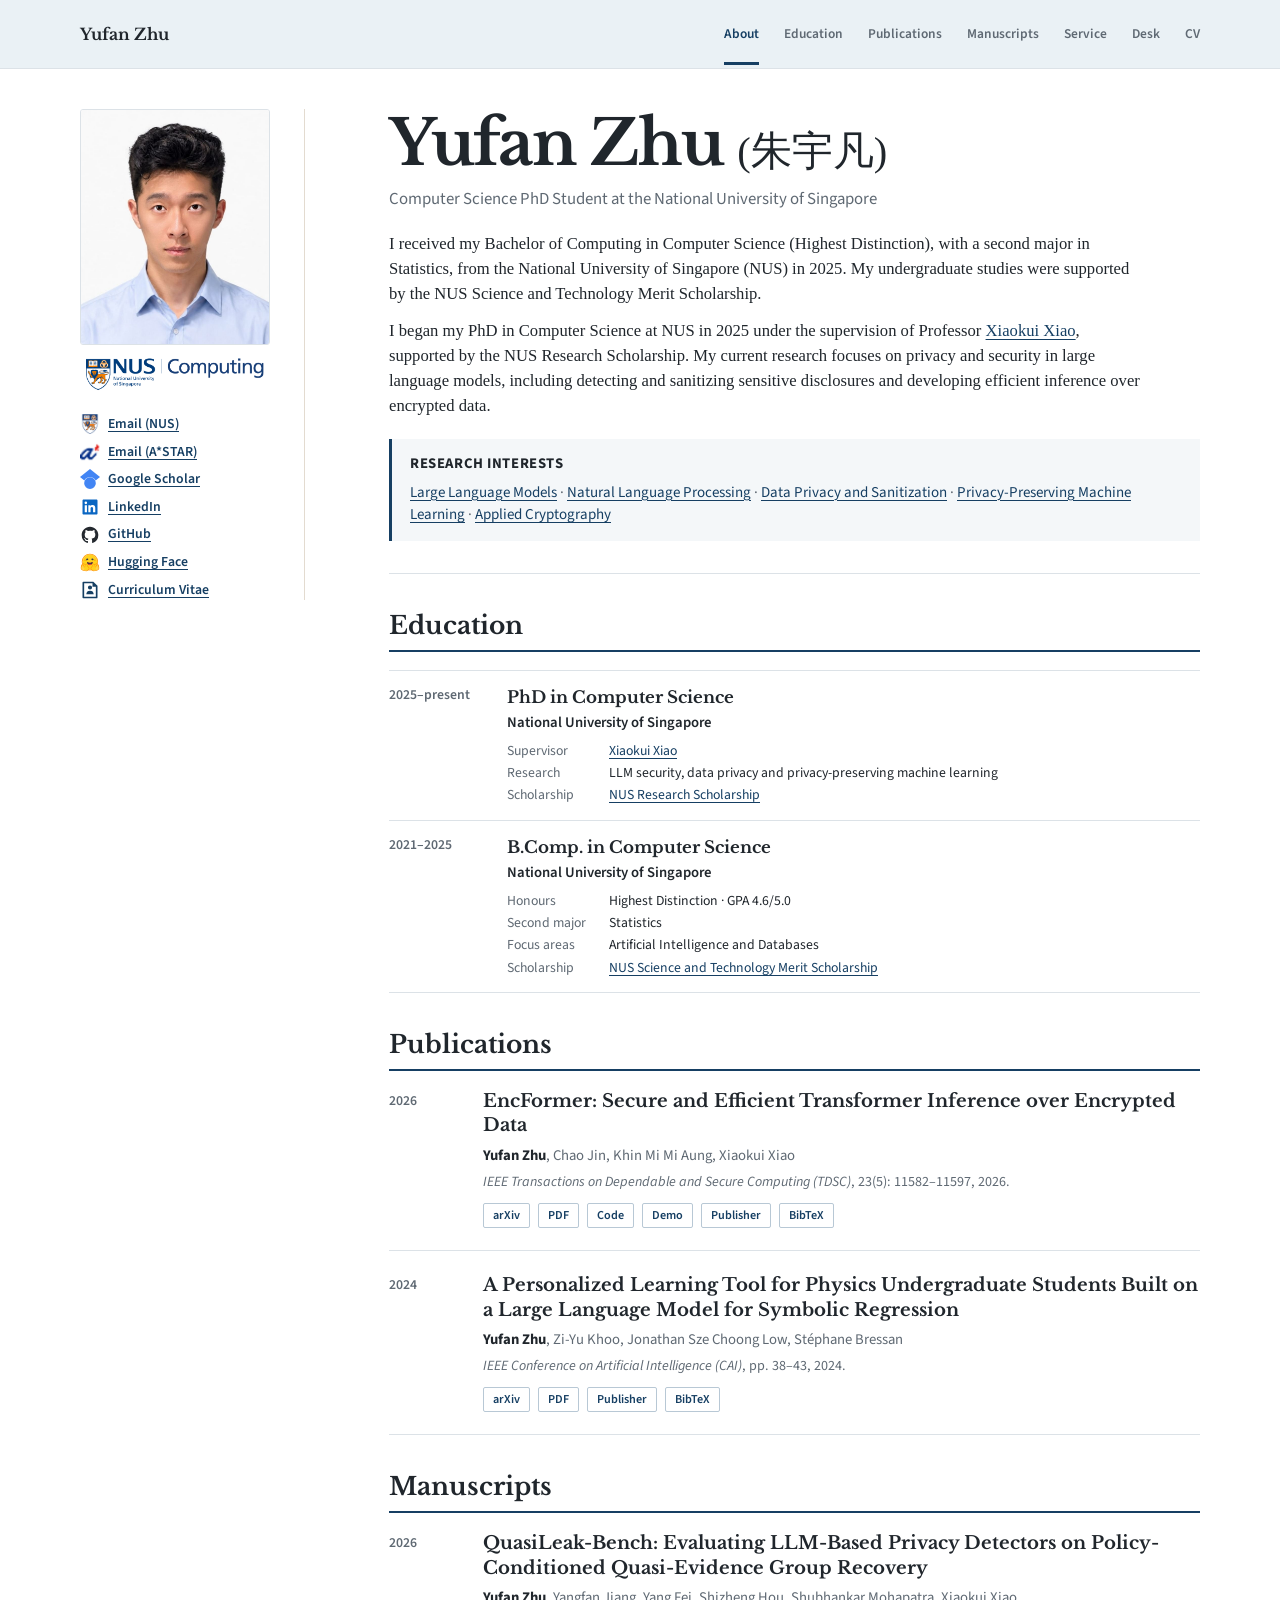
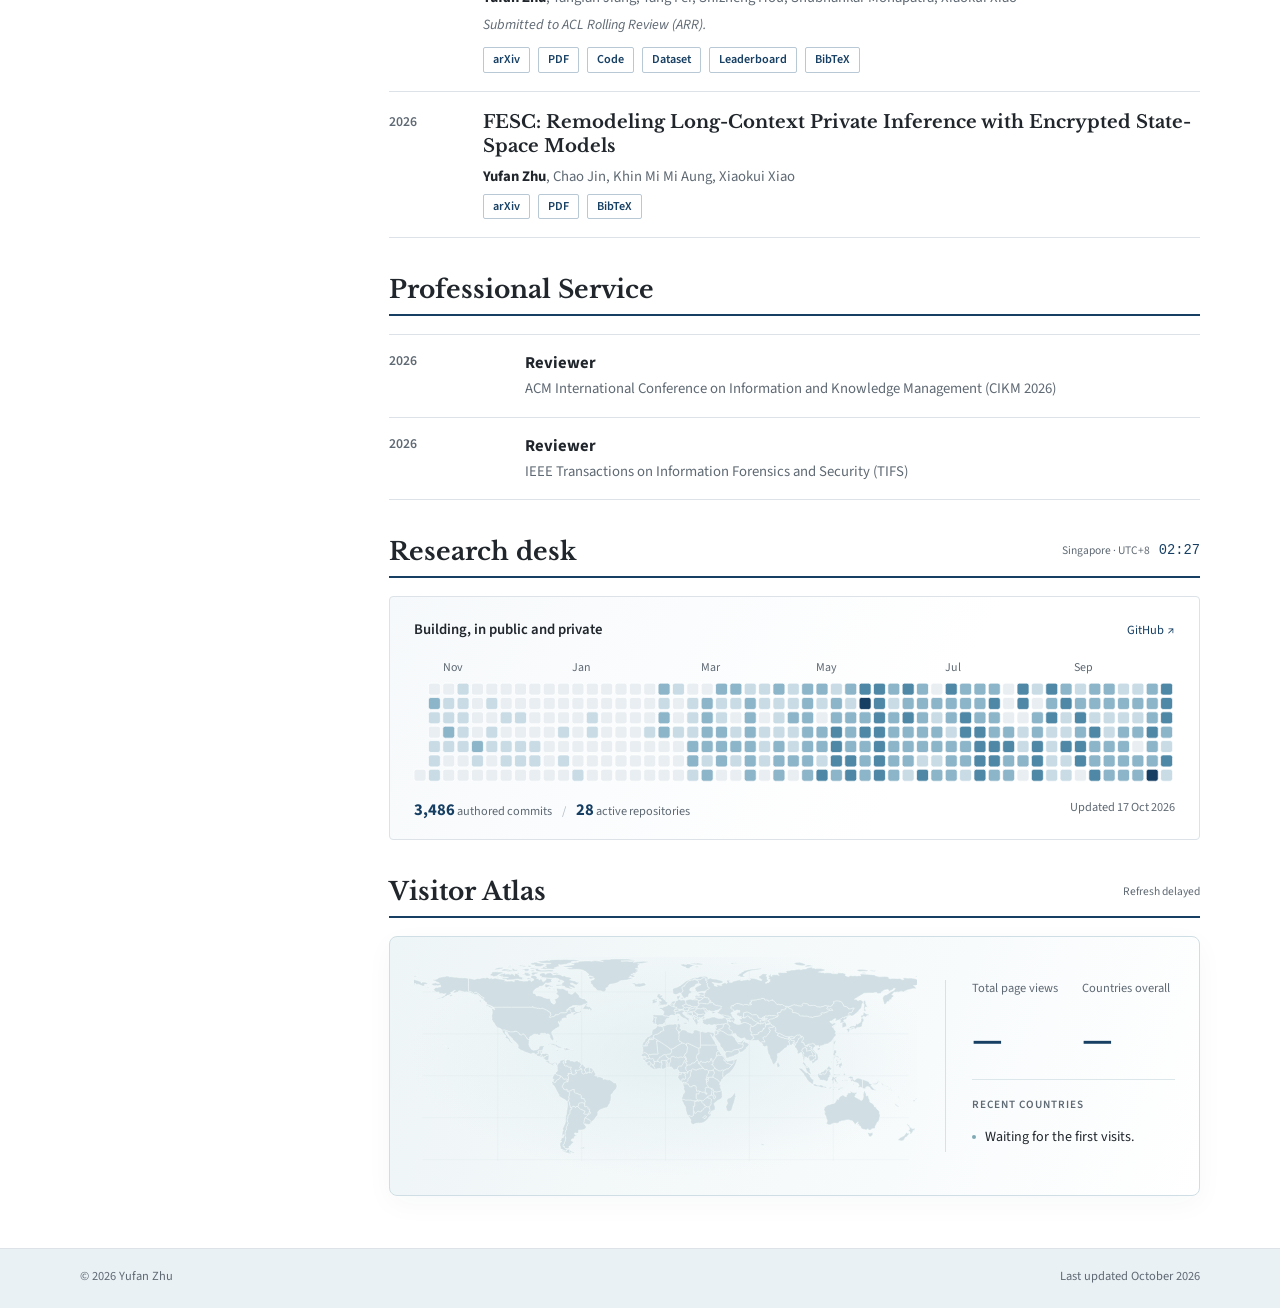
<file: index.html>
<!DOCTYPE html>
<html lang="en">
<head>
  <meta charset="utf-8">
  <meta name="viewport" content="width=device-width, initial-scale=1">
  <title>Yufan Zhu | Secure &amp; Private AI</title>
  <meta name="description" content="Yufan Zhu is a Computer Science PhD student at the National University of Singapore researching LLM systems security and privacy-preserving machine learning.">
  <meta name="keywords" content="Yufan Zhu, NUS, Computer Science, PhD, LLM security, privacy-preserving machine learning, homomorphic encryption, secure inference, EncFormer, QuasiLeak-Bench, privacy evaluation">
  <meta name="author" content="Yufan Zhu">
  <meta name="theme-color" content="#eaf1f5">

  <link rel="icon" type="image/png" sizes="512x512" href="favicon.png?v=shield-20261017">
  <link rel="icon" type="image/x-icon" sizes="16x16 32x32 48x48 64x64 128x128 256x256" href="favicon.ico?v=shield-20261017">
  <link rel="apple-touch-icon" sizes="180x180" href="assets/img/apple-touch-icon.png?v=shield-20261017">
  <link rel="preconnect" href="https://fonts.googleapis.com">
  <link rel="preconnect" href="https://fonts.gstatic.com" crossorigin>
  <link href="https://fonts.googleapis.com/css2?family=Libre+Baskerville:wght@400;700&amp;family=Source+Sans+3:wght@400;500;600;700&amp;display=swap" rel="stylesheet">
  <link rel="stylesheet" href="assets/css/style.css?v=sidebar-warm-20261017">
  <link rel="stylesheet" href="assets/css/research-desk.css?v=atlas-summary-20261114">

  <meta property="og:type" content="website">
  <meta property="og:url" content="https://yufannnn.github.io/">
  <meta property="og:title" content="Yufan Zhu | Secure &amp; Private AI">
  <meta property="og:description" content="LLM systems security and privacy-preserving machine learning at NUS School of Computing.">
  <meta property="og:image" content="https://yufannnn.github.io/assets/img/og.png">
  <meta property="og:image:width" content="1536">
  <meta property="og:image:height" content="1024">
  <meta name="twitter:card" content="summary_large_image">

  <!-- Google Tag Manager -->
  <script>(function(w,d,s,l,i){w[l]=w[l]||[];w[l].push({'gtm.start':
  new Date().getTime(),event:'gtm.js'});var f=d.getElementsByTagName(s)[0],
  j=d.createElement(s),dl=l!='dataLayer'?'&l='+l:'';j.async=true;j.src=
  'https://www.googletagmanager.com/gtm.js?id='+i+dl;f.parentNode.insertBefore(j,f);
  })(window,document,'script','dataLayer','GTM-5BB8W2X');</script>
  <!-- End Google Tag Manager -->
</head>

<body>
  <noscript><iframe src="https://www.googletagmanager.com/ns.html?id=GTM-5BB8W2X"
  height="0" width="0" style="display:none;visibility:hidden" title="Google Tag Manager"></iframe></noscript>

  <a class="skip-link" href="#main-content">Skip to main content</a>

  <header class="site-header">
    <div class="header-inner">
      <a class="site-name" href="#about">Yufan Zhu</a>
      <button class="nav-toggle" type="button" aria-expanded="false" aria-controls="site-nav">Menu</button>
      <nav class="site-nav" id="site-nav" aria-label="Primary navigation">
        <a href="#about">About</a>
        <a href="#education">Education</a>
        <a href="#publications">Publications</a>
        <a href="#manuscripts">Manuscripts</a>
        <a href="#service">Service</a>
        <a href="#research-desk">Desk</a>
        <a href="resume.html">CV</a>
      </nav>
    </div>
  </header>

  <div class="page-shell">
    <aside class="profile-card" aria-label="Academic profile">
      <div class="profile-portrait">
        <img class="profile-photo" src="assets/img/me.jpg" alt="Portrait of Yufan Zhu" width="745" height="927">
        <a class="school-mark" href="https://www.comp.nus.edu.sg/" target="_blank" rel="noreferrer">
          <img src="assets/img/education/nus-computing.png" alt="NUS School of Computing" width="621" height="122">
        </a>
      </div>
      <!-- Icon sources: assets/img/profile-icons/SOURCES.txt -->
      <nav class="profile-links" aria-label="Academic and social links">
        <a href="mailto:yufan.zhu@u.nus.edu"><img class="profile-link-icon" src="assets/img/profile-icons/nus.png" alt="" width="20" height="20"><span>Email (NUS)</span></a>
        <a href="mailto:zhuyf@a-star.edu.sg"><img class="profile-link-icon" src="assets/img/profile-icons/astar.png" alt="" width="20" height="20"><span>Email (A*STAR)</span></a>
        <a href="https://scholar.google.com/citations?user=zbe0xWAAAAAJ&amp;hl=en" target="_blank" rel="noreferrer"><img class="profile-link-icon" src="assets/img/profile-icons/google-scholar.svg" alt="" width="20" height="20"><span>Google Scholar</span></a>
        <a href="https://www.linkedin.com/in/yufan-zhu-36024a225/" target="_blank" rel="noreferrer"><img class="profile-link-icon" src="assets/img/profile-icons/linkedin.svg" alt="" width="20" height="20"><span>LinkedIn</span></a>
        <a href="https://github.com/Yufannnn" target="_blank" rel="noreferrer"><img class="profile-link-icon" src="assets/img/profile-icons/github.svg" alt="" width="20" height="20"><span>GitHub</span></a>
        <a href="https://huggingface.co/HenryZYF" target="_blank" rel="noreferrer"><img class="profile-link-icon" src="assets/img/profile-icons/hugging-face.svg" alt="" width="20" height="20"><span>Hugging Face</span></a>
        <a href="resume.html"><img class="profile-link-icon" src="assets/img/profile-icons/cv.svg" alt="" width="20" height="20"><span>Curriculum Vitae</span></a>
      </nav>
    </aside>

    <main id="main-content">
      <section class="intro" id="about" aria-labelledby="about-heading">
        <h1 id="about-heading">Yufan Zhu <span class="chinese-name" lang="zh-Hans">(朱宇凡)</span></h1>
        <p class="intro-title">Computer Science PhD Student at the National University of Singapore</p>
        <div class="bio">
          <p>
            I received my Bachelor of Computing in Computer Science (Highest Distinction), with a
            second major in Statistics, from the National University of Singapore (NUS) in 2025.
            My undergraduate studies were supported by the NUS Science and Technology Merit Scholarship.
          </p>
          <p>
            I began my PhD in Computer Science at NUS in 2025 under the supervision of
            Professor <a href="https://www.comp.nus.edu.sg/~xiaoxk/" target="_blank" rel="noreferrer">Xiaokui Xiao</a>,
            supported by the NUS Research Scholarship.
            My current research focuses on privacy and security in large language models, including
            detecting and sanitizing sensitive disclosures and developing efficient inference over encrypted data.
          </p>
        </div>
        <div class="interest-block">
          <h2>Research Interests</h2>
          <p><a href="https://scholar.google.com/citations?view_op=search_authors&amp;hl=en&amp;mauthors=label:large_language_models" target="_blank" rel="noreferrer">Large Language Models</a> · <a href="https://scholar.google.com/citations?view_op=search_authors&amp;hl=en&amp;mauthors=label:natural_language_processing" target="_blank" rel="noreferrer">Natural Language Processing</a> · <a href="https://scholar.google.com/citations?view_op=search_authors&amp;hl=en&amp;mauthors=label:data_privacy_and_sanitization" target="_blank" rel="noreferrer">Data Privacy and Sanitization</a> · <a href="https://scholar.google.com/citations?view_op=search_authors&amp;hl=en&amp;mauthors=label:privacy_preserving_machine_learning" target="_blank" rel="noreferrer">Privacy-Preserving Machine Learning</a> · <a href="https://scholar.google.com/citations?view_op=search_authors&amp;hl=en&amp;mauthors=label:applied_cryptography" target="_blank" rel="noreferrer">Applied Cryptography</a></p>
        </div>
      </section>

      <section class="content-section" id="education" aria-labelledby="education-heading">
        <h2 class="section-title" id="education-heading">Education</h2>
        <div class="timeline-list education-list">
          <article>
            <time>2025–present</time>
            <div>
              <h3>PhD in Computer Science</h3>
              <p class="organization">National University of Singapore</p>
              <dl class="education-details">
                <dt>Supervisor</dt><dd><a href="https://www.comp.nus.edu.sg/~xiaoxk/" target="_blank" rel="noreferrer">Xiaokui Xiao</a></dd>
                <dt>Research</dt><dd>LLM security, data privacy and privacy-preserving machine learning</dd>
                <dt>Scholarship</dt><dd><a href="https://nusgs.nus.edu.sg/scholarships/nus-research-scholarship/" target="_blank" rel="noreferrer">NUS Research Scholarship</a></dd>
              </dl>
            </div>
          </article>
          <article>
            <time>2021–2025</time>
            <div>
              <h3>B.Comp. in Computer Science</h3>
              <p class="organization">National University of Singapore</p>
              <dl class="education-details">
                <dt>Honours</dt><dd>Highest Distinction · GPA 4.6/5.0</dd>
                <dt>Second major</dt><dd>Statistics</dd>
                <dt>Focus areas</dt><dd>Artificial Intelligence and Databases</dd>
                <dt>Scholarship</dt><dd><a href="https://nus.edu.sg/oam/scholarships/scholarships-for-freshmen-singapore-permanent-residents/science-technology-undergraduate-scholarship" target="_blank" rel="noreferrer">NUS Science and Technology Merit Scholarship</a></dd>
              </dl>
            </div>
          </article>
        </div>
      </section>

      <section class="content-section" id="publications" aria-labelledby="publications-heading">
        <h2 class="section-title" id="publications-heading">Publications</h2>

        <article class="paper">
          <div class="paper-year">2026</div>
          <div class="paper-body">
            <h3>EncFormer: Secure and Efficient Transformer Inference over Encrypted Data</h3>
            <p class="authors"><strong>Yufan Zhu</strong>, Chao Jin, Khin Mi Mi Aung, Xiaokui Xiao</p>
            <p class="paper-publication"><em>IEEE Transactions on Dependable and Secure Computing (TDSC)</em>, 23(5): 11582–11597, 2026.</p>
            <div class="paper-links">
              <a href="https://arxiv.org/abs/2604.09975" target="_blank" rel="noreferrer">arXiv</a>
              <a href="https://arxiv.org/pdf/2604.09975" target="_blank" rel="noreferrer">PDF</a>
              <a href="https://github.com/Yufannnn/EncFormer" target="_blank" rel="noreferrer">Code</a>
              <a href="https://yufannnn.github.io/EncFormer/" target="_blank" rel="noreferrer">Demo</a>
              <a href="https://www.computer.org/csdl/journal/tq/5555/01/11613199/2icp9JtEQXS" target="_blank" rel="noreferrer">Publisher</a>
            </div>
          </div>
        </article>

        <article class="paper">
          <div class="paper-year">2024</div>
          <div class="paper-body">
            <h3>A Personalized Learning Tool for Physics Undergraduate Students Built on a Large Language Model for Symbolic Regression</h3>
            <p class="authors"><strong>Yufan Zhu</strong>, Zi-Yu Khoo, Jonathan Sze Choong Low, Stéphane Bressan</p>
            <p class="paper-publication"><em>IEEE Conference on Artificial Intelligence (CAI)</em>, pp. 38–43, 2024.</p>
            <div class="paper-links">
              <a href="https://arxiv.org/abs/2407.00065" target="_blank" rel="noreferrer">arXiv</a>
              <a href="https://arxiv.org/pdf/2407.00065" target="_blank" rel="noreferrer">PDF</a>
              <a href="https://ieeexplore.ieee.org/document/10605241" target="_blank" rel="noreferrer">Publisher</a>
            </div>
          </div>
        </article>
      </section>

      <section class="content-section" id="manuscripts" aria-labelledby="manuscripts-heading">
        <h2 class="section-title" id="manuscripts-heading">Manuscripts</h2>

        <article class="paper compact-paper" id="quasileak-bench">
          <div class="paper-year">2026</div>
          <div class="paper-body">
            <h3>QuasiLeak-Bench: Evaluating LLM-Based Privacy Detectors on Policy-Conditioned Quasi-Evidence Group Recovery</h3>
            <p class="authors"><strong>Yufan Zhu</strong>, Yangfan Jiang, Yang Fei, Shizheng Hou, Shubhankar Mohapatra, Xiaokui Xiao</p>
            <p class="paper-note">Submitted to ACL Rolling Review (ARR).</p>
            <div class="paper-links">
              <a href="https://arxiv.org/abs/2610.21333" target="_blank" rel="noreferrer">arXiv</a>
              <a href="https://arxiv.org/pdf/2610.21333" target="_blank" rel="noreferrer">PDF</a>
              <a href="https://github.com/Yufannnn/QuasiLeak-Bench" target="_blank" rel="noreferrer">Code</a>
              <a href="https://huggingface.co/datasets/HenryZYF/QuasiLeak-Bench" target="_blank" rel="noreferrer">Dataset</a>
              <a href="https://yufannnn.github.io/QuasiLeak-Bench/" target="_blank" rel="noreferrer">Leaderboard</a>
            </div>
          </div>
        </article>

        <article class="paper compact-paper" id="fesc">
          <div class="paper-year">2026</div>
          <div class="paper-body">
            <h3>FESC: Remodeling Long-Context Private Inference with Encrypted State-Space Models</h3>
            <p class="authors"><strong>Yufan Zhu</strong>, Chao Jin, Khin Mi Mi Aung, Xiaokui Xiao</p>
            <div class="paper-links">
              <a href="https://arxiv.org/abs/2608.17442" target="_blank" rel="noreferrer">arXiv</a>
              <a href="https://arxiv.org/pdf/2608.17442" target="_blank" rel="noreferrer">PDF</a>
            </div>
          </div>
        </article>
      </section>

      <section class="content-section" id="service" aria-labelledby="service-heading">
        <h2 class="section-title" id="service-heading">Professional Service</h2>
        <div class="timeline-list service-list">
          <article>
            <time>2026</time>
            <div>
              <h3>Reviewer</h3>
              <p>ACM International Conference on Information and Knowledge Management (CIKM 2026)</p>
            </div>
          </article>
          <article>
            <time>2026</time>
            <div>
              <h3>Reviewer</h3>
              <p>IEEE Transactions on Information Forensics and Security (TIFS)</p>
            </div>
          </article>
        </div>
      </section>
      <section class="content-section" id="research-desk" aria-labelledby="desk-heading">
        <div class="section-heading-row">
          <h2 class="section-title" id="desk-heading">Research desk</h2>
          <div class="desk-clock"><span>Singapore · UTC+8</span><time id="singapore-clock">—</time></div>
        </div>
        <div class="activity-panel">
          <div class="panel-heading"><h3>Building, in public and private</h3><a href="https://github.com/Yufannnn" target="_blank" rel="noreferrer">GitHub ↗</a></div>
          <div id="research-calendar" class="research-calendar" role="img" aria-label="Loading authored commit activity"></div>
          <div class="activity-meta"><p><strong id="commit-total">—</strong> authored commits <span class="meta-separator">/</span> <strong id="active-repos">—</strong> active repositories</p><p id="activity-updated">Past 365 days</p></div>
        </div>
      </section>

      <section class="content-section" id="visitor-atlas" aria-labelledby="atlas-heading">
        <div class="section-heading-row"><h2 class="section-title" id="atlas-heading">Visitor Atlas</h2><span class="atlas-status" id="atlas-status" role="status">Connecting</span></div>
        <div class="atlas-panel">
          <div class="atlas-map" aria-label="All countries and territories with recorded page views"></div>
          <div class="atlas-summary">
            <dl class="atlas-totals"><div><dt>Total page views</dt><dd data-atlas-stat="pageViews">—</dd></div><div><dt>Countries overall</dt><dd data-atlas-stat="countries">—</dd></div></dl>
            <div class="atlas-country-heading">Recent countries</div>
            <ol id="atlas-countries" class="atlas-countries"><li>Waiting for the first visits.</li></ol>
          </div>
        </div>
      </section>
    </main>
  </div>

  <footer class="site-footer">
    <div>
      <p>© <span id="current-year">2026</span> Yufan Zhu</p>
      <p>Last updated October 2026</p>
    </div>
  </footer>

  <dialog id="citation-dialog" class="citation-dialog" aria-labelledby="citation-heading">
    <div class="citation-heading"><h2 id="citation-heading">Cite this paper</h2><button type="button" data-close-citation aria-label="Close citation">×</button></div>
    <pre><code id="citation-text"></code></pre>
    <div class="citation-actions"><button type="button" id="copy-citation">Copy BibTeX</button><a id="download-citation" download>Download .bib</a><span id="citation-status" role="status"></span></div>
  </dialog>

  <script src="assets/js/main.js"></script>
  <script src="assets/js/research-desk.js" defer></script>
  <script src="assets/js/visitor-atlas.js?v=atlas-summary-20261114" defer></script>
</body>
</html>
</file>
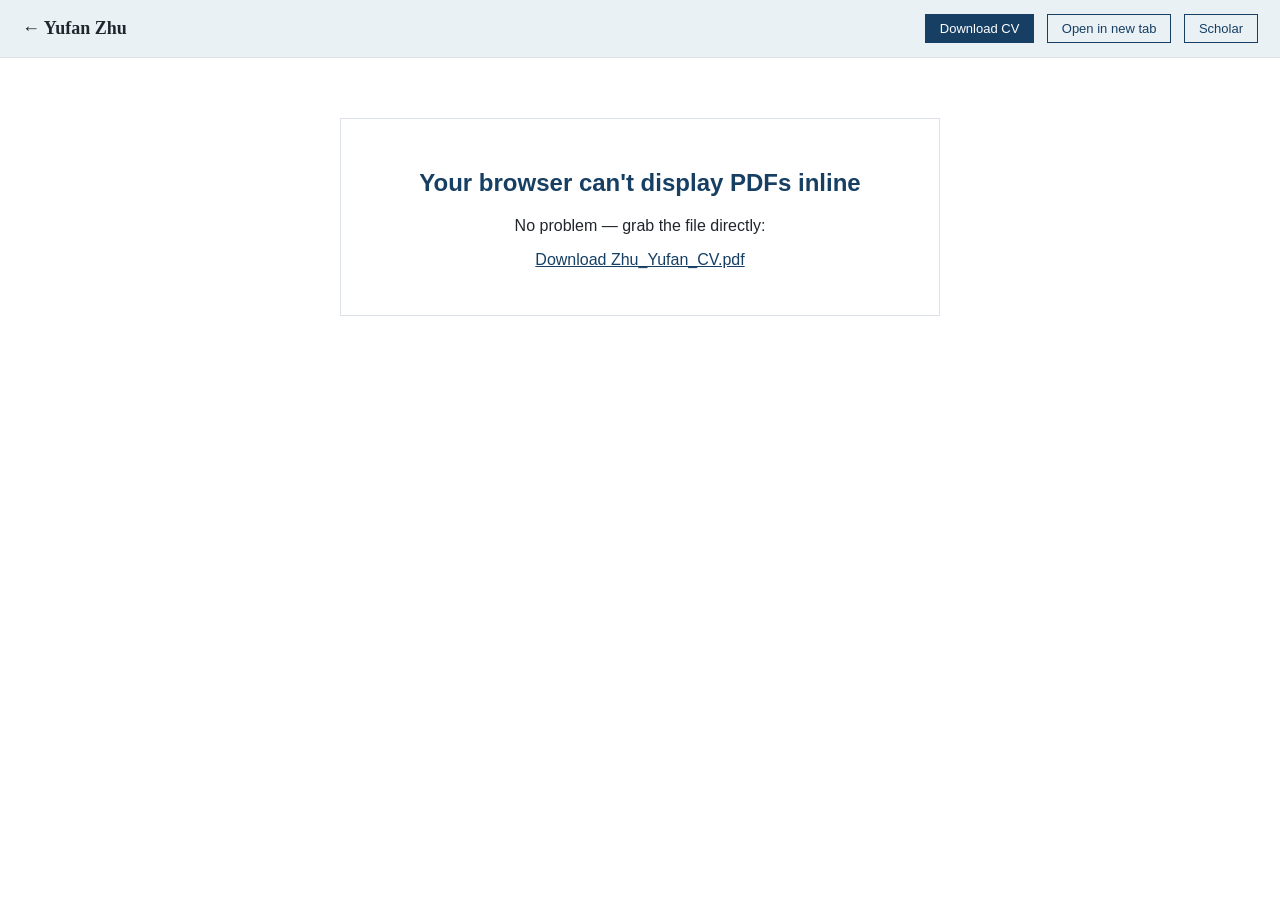
<file: resume.html>
<!DOCTYPE html>
<html lang="en">
<head>
  <meta charset="utf-8">
  <meta name="viewport" content="width=device-width, initial-scale=1.0">
  <title>Curriculum Vitae | Yufan Zhu</title>
  <meta name="description" content="Curriculum vitae of Yufan Zhu, Computer Science PhD student at NUS researching secure and privacy-preserving machine learning.">
  <link rel="icon" type="image/png" sizes="512x512" href="favicon.png?v=shield-20261017">
  <link rel="icon" type="image/x-icon" sizes="16x16 32x32 48x48 64x64 128x128 256x256" href="favicon.ico?v=shield-20261017">
  <link rel="apple-touch-icon" sizes="180x180" href="assets/img/apple-touch-icon.png?v=shield-20261017">
  <meta property="og:type" content="website">
  <meta property="og:title" content="Curriculum Vitae | Yufan Zhu">
  <meta property="og:description" content="Secure and privacy-preserving machine learning · NUS School of Computing">
  <meta property="og:image" content="https://yufannnn.github.io/assets/img/og.png">

  <style>
    * { box-sizing: border-box; }
    html, body { margin: 0; padding: 0; height: 100%; background: #fff; color: #20262c; font-family: Arial, sans-serif; }
    .topbar {
      display: flex; align-items: center; justify-content: space-between;
      padding: 14px 22px; background: #eaf1f5; border-bottom: 1px solid #dce2e7;
    }
    .topbar a.brand { color: #20262c; text-decoration: none; font-family: Georgia, serif; font-weight: 600; font-size: 18px; }
    .topbar a.brand:hover { text-decoration: underline; }
    .actions a {
      display: inline-block; margin-left: 8px; padding: 6px 14px;
      border: 1px solid #163f63; color: #163f63;
      text-decoration: none; font-size: 13px; transition: background 0.15s;
    }
    .actions a:hover { background: #f4f7f9; color: #0f2d48; }
    .actions a.primary { background: #163f63; color: #fff; }
    .actions a.primary:hover { background: #0f2d48; color: #fff; }
    .viewer { width: 100%; height: calc(100vh - 51px); border: 0; }
    .fallback {
      max-width: 600px; margin: 60px auto; padding: 30px; text-align: center;
      border: 1px solid #dce2e7;
    }
    .fallback h2 { color: #163f63; }
    @media (max-width: 600px) {
      .topbar { flex-direction: column; gap: 10px; padding: 12px; }
      .actions a { padding: 5px 10px; font-size: 12px; }
    }
  </style>
</head>
<body>

  <div class="topbar">
    <a href="/" class="brand">← Yufan Zhu</a>
    <div class="actions">
      <a href="cv-llt.pdf?v=manuscripts-20261022" download="Zhu_Yufan_CV.pdf" class="primary">Download CV</a>
      <a href="cv-llt.pdf?v=manuscripts-20261022" target="_blank">Open in new tab</a>
      <a href="https://scholar.google.com/citations?user=zbe0xWAAAAAJ&hl=en" target="_blank">Scholar</a>
    </div>
  </div>

  <object data="cv-llt.pdf?v=manuscripts-20261022" type="application/pdf" class="viewer">
    <div class="fallback">
      <h2>Your browser can't display PDFs inline</h2>
      <p>No problem — grab the file directly:</p>
      <p><a href="cv-llt.pdf?v=manuscripts-20261022" download="Zhu_Yufan_CV.pdf" style="color:#163f63;">Download Zhu_Yufan_CV.pdf</a></p>
    </div>
  </object>

  <script src="assets/js/visitor-atlas.js" defer></script>
</body>
</html>
</file>
<file: assets/css/style.css>
:root {
  --navy: #163f63;
  --navy-dark: #0f2d48;
  --ink: #20262c;
  --muted: #5f6973;
  --line: #dce2e7;
  --soft: #f4f7f9;
  --banner: #eaf1f5;
  --white: #ffffff;
  --serif: "Libre Baskerville", Georgia, serif;
  --sans: "Source Sans 3", Arial, sans-serif;
  --page-width: 1120px;
}

* {
  box-sizing: border-box;
}

html {
  scroll-behavior: smooth;
  scroll-padding-top: 88px;
}

body {
  margin: 0;
  background: var(--white);
  color: var(--ink);
  font-family: var(--sans);
  font-size: 17px;
  line-height: 1.5;
  -webkit-font-smoothing: antialiased;
}

::selection {
  background: #dbe8f2;
}

a {
  color: var(--navy);
  text-decoration-thickness: 1px;
  text-underline-offset: 3px;
}

a:hover {
  color: var(--navy-dark);
}

img {
  display: block;
  max-width: 100%;
  height: auto;
}

h1,
h2,
h3,
p {
  margin-top: 0;
}

.skip-link {
  position: fixed;
  top: -60px;
  left: 16px;
  z-index: 100;
  padding: 8px 14px;
  background: var(--navy-dark);
  color: var(--white);
}

.skip-link:focus {
  top: 10px;
}

.site-header {
  position: sticky;
  top: 0;
  z-index: 20;
  border-bottom: 1px solid var(--line);
  background: var(--banner);
}

.header-inner {
  width: min(calc(100% - 40px), var(--page-width));
  min-height: 68px;
  margin: 0 auto;
  display: flex;
  align-items: center;
  justify-content: space-between;
  gap: 32px;
}

.site-name {
  color: var(--ink);
  font-family: var(--serif);
  font-size: 1rem;
  font-weight: 700;
  text-decoration: none;
}

.site-nav {
  display: flex;
  align-items: center;
  gap: 25px;
}

.site-nav a {
  padding: 23px 0 20px;
  border-bottom: 3px solid transparent;
  color: var(--muted);
  font-size: 0.84rem;
  font-weight: 600;
  line-height: 1.2;
  text-decoration: none;
}

.site-nav a:hover,
.site-nav a:focus-visible,
.site-nav a.is-active {
  border-bottom-color: var(--navy);
  color: var(--navy);
}

.nav-toggle {
  display: none;
  border: 0;
  background: transparent;
  color: var(--ink);
  font: 600 0.86rem var(--sans);
  cursor: pointer;
}

.page-shell {
  width: min(calc(100% - 40px), var(--page-width));
  margin: 0 auto;
  display: grid;
  grid-template-columns: 225px minmax(0, 1fr);
  gap: clamp(48px, 7vw, 84px);
  padding: 40px 0 52px;
}

.profile-card {
  position: sticky;
  top: 104px;
  align-self: start;
  padding-right: 16px;
  border-right: 1px solid #e3dbd0;
}

.profile-portrait {
  width: 190px;
  margin-bottom: 22px;
  align-self: start;
}

.profile-photo {
  width: 100%;
  border: 1px solid var(--line);
  border-radius: 3px;
  background: var(--soft);
}

.school-mark {
  display: block;
  margin-top: 12px;
  padding: 0 6px;
}

.school-mark img {
  width: 100%;
}

.profile-links {
  display: flex;
  flex-direction: column;
  align-items: flex-start;
  gap: 7px;
}

.profile-links a {
  display: inline-flex;
  align-items: center;
  gap: 8px;
  font-size: 0.86rem;
  font-weight: 600;
  white-space: nowrap;
}

.profile-link-icon {
  display: block;
  width: 20px;
  height: 20px;
  flex: 0 0 20px;
  object-fit: contain;
}

main {
  min-width: 0;
}

.intro {
  padding-bottom: 32px;
  border-bottom: 1px solid var(--line);
}

.intro h1 {
  margin-bottom: 9px;
  font-family: var(--serif);
  font-size: clamp(2.5rem, 5vw, 3.9rem);
  font-weight: 700;
  letter-spacing: -0.035em;
  line-height: 1.1;
}

.intro-title {
  margin-bottom: 20px;
  color: var(--muted);
  font-size: 1.05rem;
}

.chinese-name {
  display: inline-block;
  font-family: "FangSong", "仿宋", "STFangsong", fangsong, serif;
  font-size: 0.65em;
  font-weight: 400;
  letter-spacing: 0;
  white-space: nowrap;
}

.bio {
  max-width: 760px;
  font-family: Georgia, serif;
  font-size: 1.04rem;
  line-height: 1.5;
}

.bio p {
  margin-bottom: 12px;
}

.interest-block {
  margin-top: 20px;
  padding: 14px 18px;
  border-left: 3px solid var(--navy);
  background: var(--soft);
}

.interest-block h2 {
  margin-bottom: 7px;
  font-size: 0.92rem;
  font-weight: 700;
  letter-spacing: 0.04em;
  text-transform: uppercase;
}

.interest-block p {
  margin-bottom: 0;
  color: var(--muted);
  font-size: 0.94rem;
}

.content-section {
  padding-top: 36px;
}

.section-title {
  margin-bottom: 18px;
  padding-bottom: 9px;
  border-bottom: 2px solid var(--navy);
  font-family: var(--serif);
  font-size: 1.55rem;
  line-height: 1.25;
}

.paper {
  display: grid;
  grid-template-columns: 74px minmax(0, 1fr);
  gap: 20px;
  padding: 0 0 22px;
  margin-bottom: 22px;
  border-bottom: 1px solid var(--line);
}

.paper:last-child {
  margin-bottom: 0;
}

.paper-year {
  padding-top: 2px;
  color: var(--muted);
  font-size: 0.86rem;
  font-weight: 600;
}

.paper-venue {
  margin-bottom: 6px;
  color: var(--navy);
  font-size: 0.77rem;
  font-weight: 700;
  letter-spacing: 0.04em;
  text-transform: uppercase;
}

.paper h3 {
  margin-bottom: 7px;
  font-family: var(--serif);
  font-size: 1.13rem;
  line-height: 1.35;
}

.authors {
  margin-bottom: 6px;
  color: var(--muted);
  font-size: 0.92rem;
}

.authors strong {
  color: var(--ink);
  font-weight: 700;
}

.paper-note {
  margin-bottom: 11px;
  color: var(--muted);
  font-size: 0.88rem;
  font-style: italic;
}

.paper-publication {
  margin-bottom: 10px;
  color: var(--muted);
  font-size: 0.88rem;
  line-height: 1.4;
}

.paper-links {
  display: flex;
  flex-wrap: wrap;
  gap: 8px;
}

.paper-links a {
  display: inline-block;
  padding: 3px 9px;
  border: 1px solid #b8c8d5;
  border-radius: 2px;
  color: var(--navy);
  font-size: 0.76rem;
  font-weight: 600;
  line-height: 1.45;
  text-decoration: none;
}

.paper-links a:hover {
  border-color: var(--navy);
  background: var(--soft);
}

.compact-paper {
  padding-bottom: 18px;
  margin-bottom: 18px;
}

.timeline-list {
  border-top: 1px solid var(--line);
}

.timeline-list article {
  display: grid;
  grid-template-columns: 112px minmax(0, 1fr);
  gap: 24px;
  padding: 16px 0;
  border-bottom: 1px solid var(--line);
}

.timeline-list time {
  color: var(--muted);
  font-size: 0.86rem;
  font-weight: 600;
}

.timeline-list h3 {
  margin-bottom: 3px;
  font-family: var(--serif);
  font-size: 1.04rem;
  line-height: 1.45;
}

.timeline-list p {
  margin-bottom: 0;
  color: var(--muted);
  font-size: 0.92rem;
}

.timeline-list .organization {
  margin-bottom: 4px;
  color: var(--ink);
  font-weight: 600;
}

.education-list article {
  grid-template-columns: 100px minmax(0, 1fr);
  gap: 18px;
  padding: 14px 0;
}

.education-details {
  display: grid;
  grid-template-columns: 90px minmax(0, 1fr);
  gap: 3px 12px;
  margin: 8px 0 0;
  font-size: 0.86rem;
  line-height: 1.4;
}

.education-details dt {
  color: var(--muted);
}

.education-details dd {
  margin: 0;
}

.service-list h3 {
  font-family: var(--sans);
  font-weight: 700;
}

.site-footer {
  border-top: 1px solid var(--line);
  background: var(--banner);
}

.site-footer > div {
  width: min(calc(100% - 40px), var(--page-width));
  margin: 0 auto;
  display: flex;
  justify-content: space-between;
  gap: 20px;
  padding: 18px 0 22px;
}

.site-footer p {
  margin-bottom: 0;
  color: var(--muted);
  font-size: 0.78rem;
}

@media (max-width: 840px) {
  .site-nav {
    gap: 17px;
  }

  .page-shell {
    grid-template-columns: 185px minmax(0, 1fr);
    gap: 40px;
  }

  .profile-portrait {
    width: 165px;
  }
}

@media (max-width: 720px) {
  html {
    scroll-padding-top: 72px;
  }

  body {
    font-size: 16px;
  }

  .header-inner,
  .page-shell,
  .site-footer > div {
    width: min(calc(100% - 32px), var(--page-width));
  }

  .header-inner {
    min-height: 60px;
  }

  .nav-toggle {
    display: block;
    padding: 10px 0 10px 18px;
  }

  .site-nav {
    position: absolute;
    top: 60px;
    left: 0;
    right: 0;
    display: none;
    flex-direction: column;
    align-items: flex-start;
    gap: 0;
    padding: 8px 16px 14px;
    border-bottom: 1px solid var(--line);
    background: var(--banner);
  }

  .site-nav.is-open {
    display: flex;
  }

  .site-nav a {
    width: 100%;
    padding: 9px 0;
    border-bottom: 0;
  }

  .site-nav a.is-active {
    color: var(--navy);
  }

  .page-shell {
    display: block;
    padding: 24px 0 44px;
  }

  .profile-card {
    position: static;
    display: grid;
    grid-template-columns: 120px minmax(0, 1fr);
    column-gap: 20px;
    margin-bottom: 28px;
    padding-right: 0;
    padding-bottom: 24px;
    border-right: 0;
    border-bottom: 1px solid var(--line);
  }

  .profile-portrait {
    width: 120px;
    margin-bottom: 0;
  }

  .school-mark {
    margin-top: 10px;
    padding: 0;
  }

  .profile-links {
    align-self: center;
    flex-direction: row;
    flex-wrap: wrap;
    align-content: start;
    gap: 5px 14px;
  }

  .profile-links a {
    font-size: 0.78rem;
  }

  .intro h1 {
    font-size: 2.55rem;
  }

  .intro-title {
    font-size: 0.96rem;
  }

  .bio {
    font-size: 1rem;
  }

  .content-section {
    padding-top: 32px;
  }

  .paper {
    grid-template-columns: 1fr;
    gap: 4px;
  }

  .paper-year {
    margin-bottom: 3px;
  }

  .timeline-list article {
    grid-template-columns: 78px minmax(0, 1fr);
    gap: 14px;
  }

  .site-footer > div {
    flex-direction: column;
    gap: 2px;
  }
}

@media (max-width: 430px) {
  .profile-card {
    grid-template-columns: 100px minmax(0, 1fr);
    column-gap: 16px;
  }

  .profile-portrait {
    width: 100px;
  }

  .profile-links {
    gap: 4px 11px;
  }

  .timeline-list article {
    grid-template-columns: 1fr;
    gap: 5px;
  }
}

@media (prefers-reduced-motion: reduce) {
  html {
    scroll-behavior: auto;
  }
}
</file>
<file: assets/css/research-desk.css>
.section-heading-row{display:flex;align-items:center;justify-content:space-between;gap:20px;border-bottom:2px solid var(--navy);margin-bottom:18px;padding-bottom:9px}
.section-heading-row .section-title{border:0;padding:0;margin:0}
.desk-clock{display:flex;gap:9px;align-items:baseline;color:var(--muted);font-size:.72rem;white-space:nowrap}
.desk-clock time{font-family:ui-monospace,SFMono-Regular,Consolas,monospace;font-size:.86rem;font-variant-numeric:tabular-nums;color:var(--navy)}
.activity-panel{border:1px solid var(--line);padding:22px 24px 16px;background:linear-gradient(120deg,#f6f9fb,var(--white) 65%);border-radius:4px}
.panel-heading{display:flex;justify-content:space-between;gap:12px;align-items:baseline;margin-bottom:18px}
.panel-heading h3{font:600 .92rem var(--sans);margin:0}
.panel-heading a{font-size:.78rem;text-decoration:none;white-space:nowrap}
.research-calendar{width:100%}
.research-calendar svg{width:100%;height:auto;display:block;overflow:visible}
.research-calendar rect{stroke:var(--white);stroke-width:.6;rx:2}
.research-calendar text{font-family:var(--sans);font-size:10px;fill:var(--muted)}
.activity-meta{display:flex;justify-content:space-between;gap:16px;flex-wrap:wrap;margin-top:15px;font-size:.77rem;color:var(--muted)}
.activity-meta p{margin:0}.activity-meta strong{color:var(--navy);font-variant-numeric:tabular-nums;font-size:1.04rem}.meta-separator{margin:0 8px;color:#b2bcc5}
.atlas-footnote{font-size:.73rem;color:var(--muted);margin:9px 0 0}
.atlas-status{font-size:.72rem;color:var(--muted);white-space:nowrap}.atlas-status.is-live{color:#287b72}.atlas-status.is-live::before{content:"";display:inline-block;width:6px;height:6px;margin-right:6px;border-radius:50%;background:#478d82}
.atlas-panel{--atlas-accent:#6093a1;display:grid;grid-template-columns:minmax(0,1fr) 230px;align-items:center;gap:28px;border:1px solid #cfdee4;border-radius:8px;padding:20px 24px;background:linear-gradient(110deg,#eef5f6 0%,#f8fbfc 65%,#fff 100%);box-shadow:0 8px 28px #163f6309}
.atlas-map{min-width:0;align-self:stretch;display:flex;align-items:center;justify-content:center;background:radial-gradient(ellipse at 52% 46%,#dcebefa6,transparent 72%)}.atlas-map svg{width:100%;height:auto;display:block}
.atlas-graticule{fill:none;stroke:#789cab;stroke-width:.65;stroke-opacity:.16;pointer-events:none}.atlas-land{fill:#d1dfe4;fill-opacity:1;stroke:#f7fbfc;stroke-opacity:1;stroke-width:.7}.atlas-land path[data-visited]{fill:var(--atlas-accent);fill-opacity:.9}.atlas-land path[data-visited]:hover{fill:#3c7385;fill-opacity:1}
.atlas-marker{fill:#174c61;stroke:#fff;stroke-width:1.75}.atlas-marker-halo{fill:#fff;opacity:.55}
.atlas-summary{border-left:1px solid #d5e2e7;padding-left:26px;min-width:0}
.atlas-totals{display:grid;grid-template-columns:repeat(2,minmax(0,1fr));gap:16px;margin:0 0 17px;padding-bottom:18px;border-bottom:1px solid #dce7eb}.atlas-totals dt{color:var(--muted);font-size:.78rem;font-weight:400;line-height:1.35;min-height:2.7em;margin-bottom:5px}.atlas-totals dd{margin:0;color:var(--navy);font-size:2.4rem;font-weight:600;line-height:1.1;letter-spacing:-.035em;font-variant-numeric:tabular-nums}
.atlas-country-heading{font-size:.7rem;font-weight:600;text-transform:uppercase;letter-spacing:.09em;color:var(--muted);margin-bottom:8px}
.atlas-countries{padding:0;list-style:none;font-size:.88rem;line-height:1.45;margin:0}.atlas-countries li{display:flex;align-items:baseline;gap:9px;padding:5px 0;color:var(--ink);border-bottom:1px solid #163f6309}.atlas-countries li:last-child{border-bottom:0}.atlas-countries li::before{content:"";flex:0 0 4px;width:4px;height:4px;border-radius:50%;background:var(--atlas-accent);align-self:center;opacity:.8}.atlas-countries b{color:var(--ink);font-weight:500;font-variant-numeric:tabular-nums}
.atlas-footnote{text-align:right}
.paper-links button{display:inline-block;padding:3px 9px;border:1px solid #b8c8d5;border-radius:2px;color:var(--navy);font:600 .76rem/1.45 var(--sans);background:transparent;cursor:pointer}
.paper-links button:hover{border-color:var(--navy);background:var(--soft)}
.citation-dialog{width:min(640px,calc(100% - 32px));max-height:85dvh;border:1px solid var(--line);border-radius:5px;padding:24px;color:var(--ink);box-shadow:0 15px 60px #102b4930}
.citation-dialog::backdrop{background:#0f2d4860}.citation-heading{display:flex;justify-content:space-between;align-items:center;gap:20px}.citation-heading h2{font:700 1.05rem var(--serif);margin:0}.citation-heading button{border:0;background:transparent;font-size:1.7rem;line-height:1;cursor:pointer;color:var(--muted);padding:4px}
.citation-dialog pre{white-space:pre-wrap;overflow-wrap:anywhere;background:var(--soft);border:1px solid var(--line);padding:16px;margin:20px 0;font:12px/1.6 ui-monospace,SFMono-Regular,Consolas,monospace;max-height:50dvh;overflow:auto}
.citation-actions{display:flex;align-items:center;flex-wrap:wrap;gap:12px;font-size:.8rem}.citation-actions button{border:1px solid var(--navy);background:var(--navy);color:#fff;font:600 .8rem var(--sans);padding:8px 14px;border-radius:3px;cursor:pointer}.citation-actions a{color:var(--navy)}.citation-actions span{color:var(--muted)}
button:focus-visible,a:focus-visible{outline:2px solid #4b8491;outline-offset:4px}
@media(max-width:1050px){.site-nav{gap:15px}.atlas-panel{grid-template-columns:1fr;gap:12px}.atlas-summary{border-left:0;border-top:1px solid var(--line);padding:12px 0 0;display:grid;grid-template-columns:1fr 1fr;gap:0 20px}.atlas-totals{grid-row:1/3;margin:0}.atlas-country-heading{margin:0}}
@media(max-width:600px){.section-heading-row{gap:14px}.desk-clock{flex-direction:column;gap:0;align-items:flex-end}.activity-panel{padding:18px 14px 14px}.panel-heading h3{font-size:.82rem}.atlas-panel{padding:16px}.atlas-summary{display:block;padding-top:16px}.atlas-totals{margin-bottom:18px;gap:24px}.atlas-country-heading{margin-bottom:8px}.atlas-countries{display:grid;grid-template-columns:repeat(2,minmax(0,1fr));column-gap:16px}.activity-meta{gap:6px}.activity-meta strong{font-size:.95rem}}
</file>
